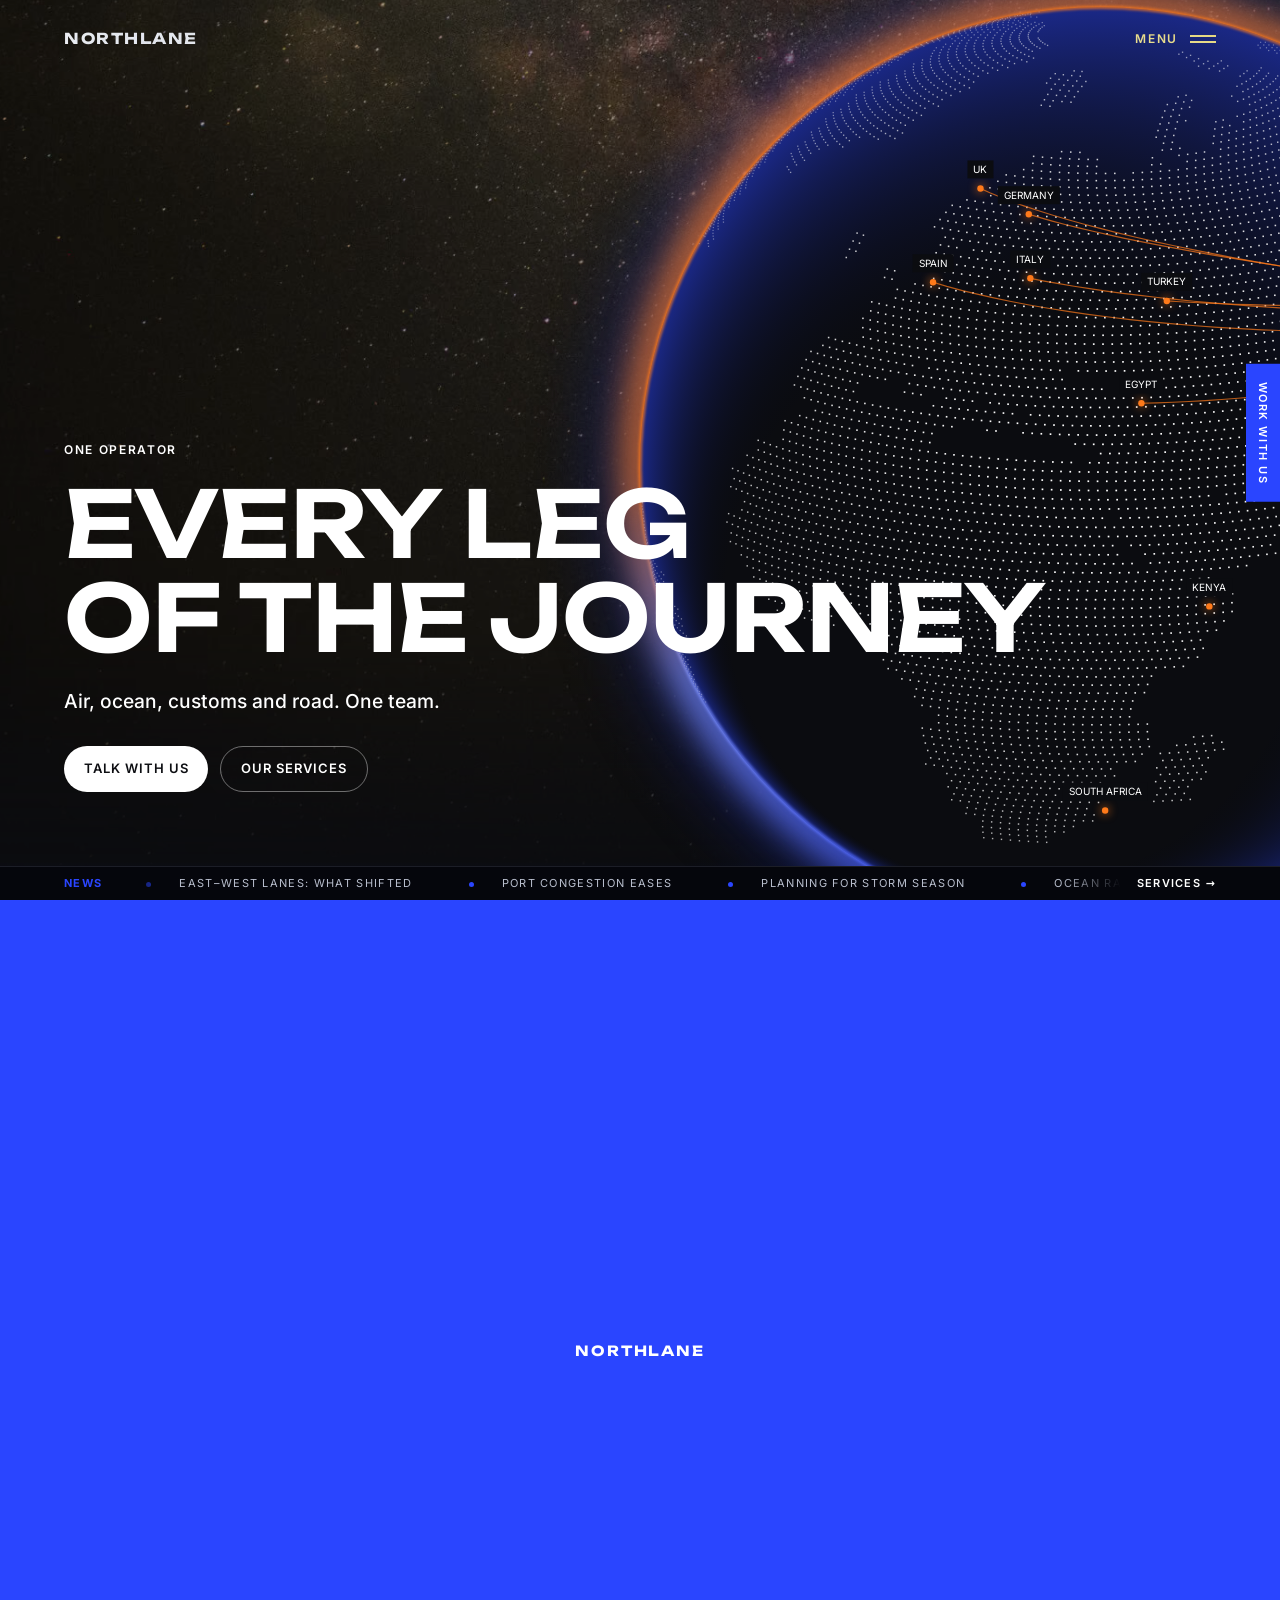
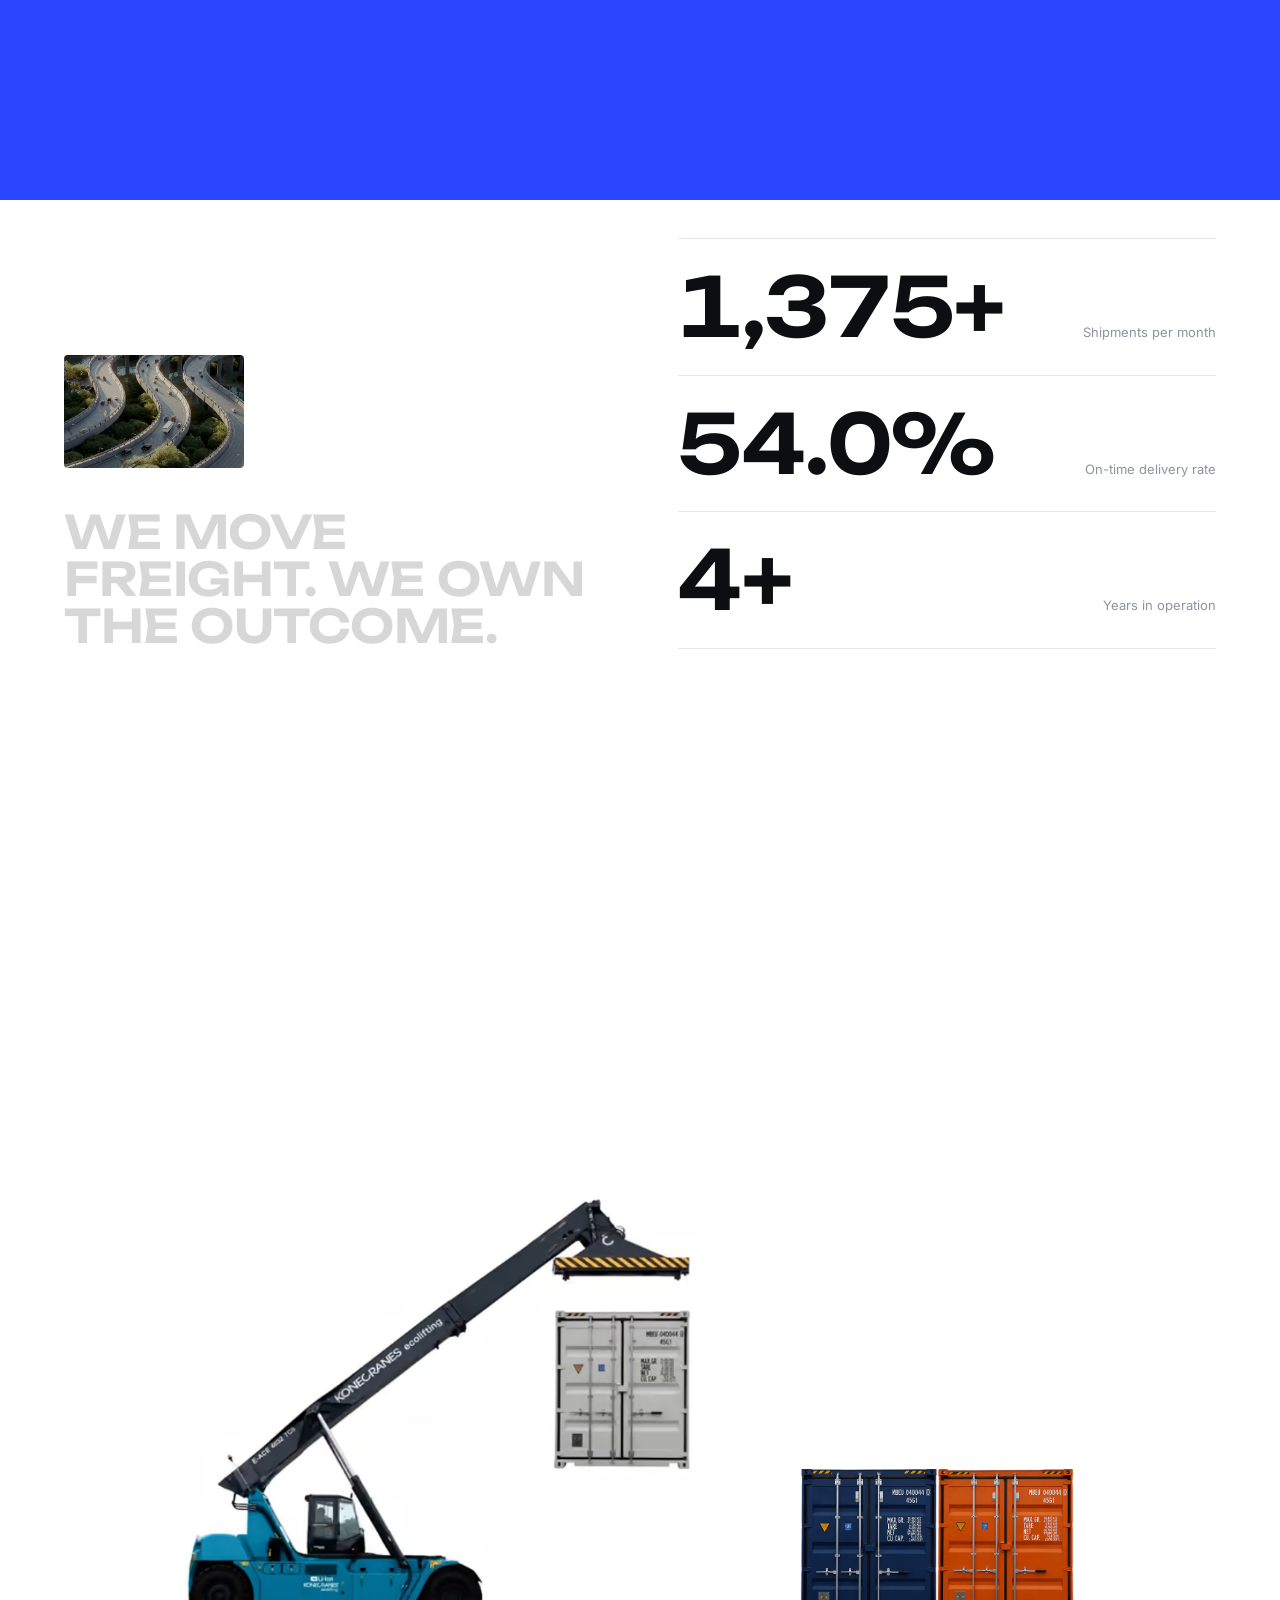
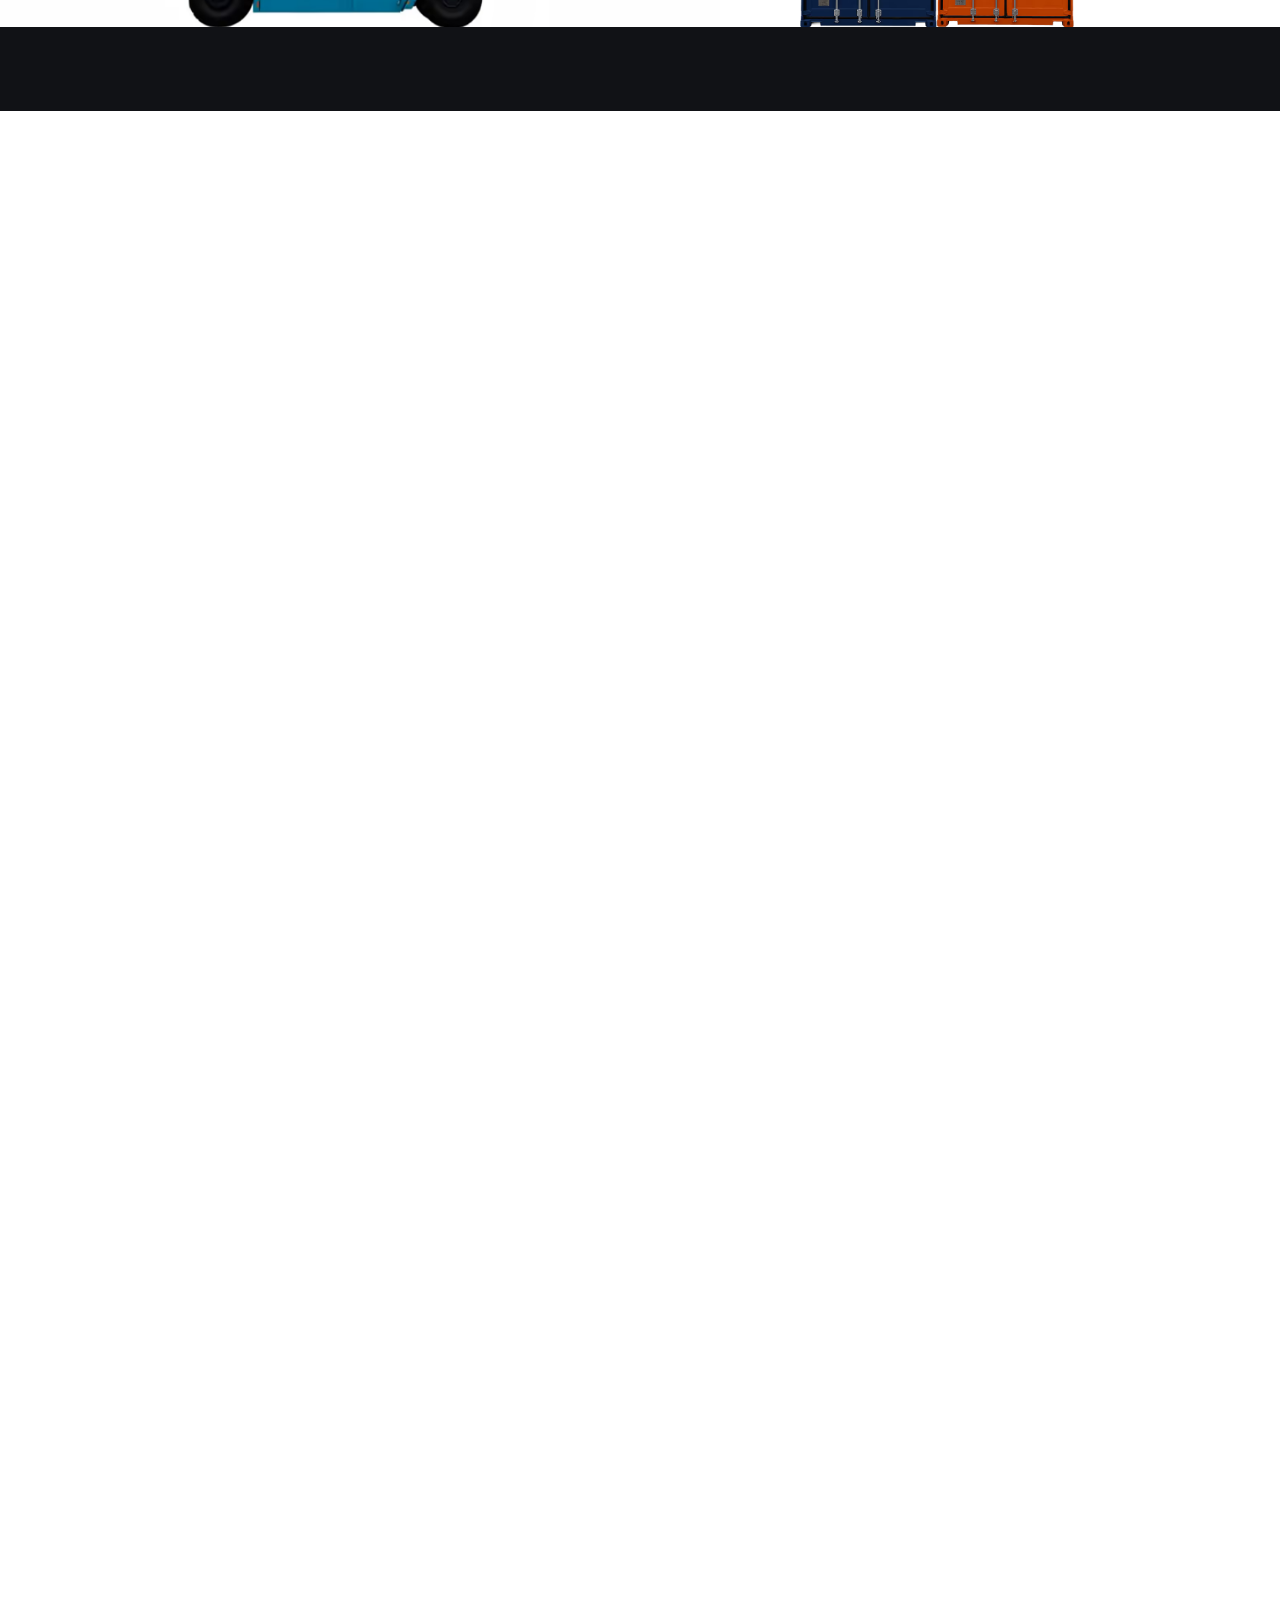
<file: index.html>
<!doctype html>
<html lang="en">
<head>
<meta charset="utf-8">
<meta name="viewport" content="width=device-width, initial-scale=1">
<title>Northlane Freight — One operator, every leg</title>
<meta name="description" content="Practice build: a scroll-driven logistics site. Air, ocean, customs, warehousing and road freight under one team.">
<script>if(sessionStorage.getItem("nlWipe"))document.documentElement.classList.add("arriving")</script>
<link rel="stylesheet" href="vendor/lenis.css">
<link rel="stylesheet" href="css/style.css">
</head>
<body class="is-loading">

<!-- ============ LOADER ============ -->
<div class="loader" id="loader" aria-hidden="true">
  <div class="loader__brand">NORTHLANE</div>
  <canvas class="dotmap" data-dotmap data-color="#3a3f4d" data-accent="#2a45ff"></canvas>
  <ul class="loader__list">
    <li>Sydney</li><li>Auckland</li><li>Hong Kong</li><li>Shenzhen</li><li>Ho Chi Minh</li><li>Los Angeles</li><li>Bangkok</li><li>Hamburg</li><li>London</li>
  </ul>
  <div class="loader__count"><span id="loaderNum">00</span></div>
</div>

<!-- ============ CHROME ============ -->
<div class="wipe" id="wipe" aria-hidden="true"><b>NORTHLANE</b></div>
<div class="cursor" id="cursor" aria-hidden="true"><i></i></div>
<div class="ticker" aria-label="Latest news">
  <b>News</b>
  <div class="ticker__run"><p><span>East–west lanes: what shifted</span><span>Port congestion eases</span><span>Planning for storm season</span><span>Ocean rates are rising</span><span>East–west lanes: what shifted</span><span>Port congestion eases</span><span>Planning for storm season</span><span>Ocean rates are rising</span></p></div>
  <a href="services.html">Services →</a>
</div>
<header class="header">
  <a class="logo" href="#top" aria-label="Northlane Freight home">NORTHLANE</a>
  <button class="menu-btn" id="menuBtn" aria-expanded="false" aria-controls="menu"><span>Menu</span><i></i></button>
</header>
<a class="side-tab" href="#contact">Work with us</a>
<div class="hud" id="hud" aria-hidden="true"><b id="hudNum">00</b> km/h</div>

<nav class="menu" id="menu" aria-hidden="true">
  <ul>
    <li><a href="#top"><span>Home</span></a></li>
    <li><a href="#about"><span>About</span></a></li>
    <li><a href="services.html"><span>Services</span></a></li>
    <li><a href="#clients"><span>Clients</span></a></li>
    <li><a href="#insights"><span>Insights</span></a></li>
    <li><a href="#faq"><span>F.A.Q</span></a></li>
    <li><a href="#contact"><span>Contact</span></a></li>
  </ul>
  <p class="menu__foot">hello@northlane.example</p>
</nav>

<main id="top">

<!-- ============ HERO ============ -->
<section class="hero" id="hero">
  <img class="hero__stars" src="assets/uc/stars.avif" alt="">
  <canvas class="hero__globe3d" id="globe" aria-hidden="true"></canvas>
  <div class="hero__inner">
    <p class="eyebrow">One operator</p>
    <h1 class="h1" data-lines>
      <span class="line"><span>Every leg</span></span>
      <span class="line"><span>of the journey</span></span>
    </h1>
    <p class="hero__lede">Air, ocean, customs and road. One team.</p>
    <div class="hero__cta">
      <a class="btn btn--light" href="#contact">Talk with us</a>
      <a class="btn btn--ghost" href="#journey">Our services</a>
    </div>
  </div>
</section>

<!-- ============ INTRO / STATS ============ -->
<section class="intro" id="about">
  <div class="intro__left">
    <div class="intro__thumb" aria-hidden="true"></div>
    <h2 class="h2" data-fill>We move freight. We own the outcome.</h2>
  </div>
  <div class="intro__right">
    <p class="body-lg" data-fill>Every service under one roof. One team accountable from origin to destination.</p>
    <a class="btn btn--line" href="services.html">All services</a>
    <div class="stats">
      <div class="stat"><h3><span data-count="2500" data-sep>0</span>+</h3><p>Shipments per month</p></div>
      <div class="stat"><h3><span data-count="98.2" data-dec="1">0</span>%</h3><p>On-time delivery rate</p></div>
      <div class="stat"><h3><span data-count="8">0</span>+</h3><p>Years in operation</p></div>
    </div>
  </div>
</section>

<!-- ============ JOURNEY (pinned scroll film) ============ -->
<section class="journey" id="journey">
  <div class="journey__stage" id="stage">

    <!-- top-down world: road, pier, sea, ship -->
    <svg class="world" id="worldSvg" aria-hidden="true">
      <g id="world">
        <g id="road">
          <path id="roadPath" d="M -3000 0 H -500 A 500 500 0 0 1 0 500 V 12000" fill="none" stroke="#0c0c0c" stroke-width="395"/>
          <path d="M -3000 98 H -500 A 402 402 0 0 1 -98 500 V 12000" fill="none" stroke="#3b3d44" stroke-width="5" stroke-dasharray="70 60"/>
          <path d="M -3000 -98 H -500 A 598 598 0 0 1 98 500 V 12000" fill="none" stroke="#3b3d44" stroke-width="5" stroke-dasharray="70 60"/>
        </g>
        <g id="truckTop">
          <rect x="-190" y="-40" width="380" height="96" rx="8" fill="#000" opacity=".45" style="filter:blur(9px)"/>
          <image id="contTop" href="assets/uc/container-top.avif" x="-200" y="-56.2" width="400" height="112.4"/>
          <image id="cabTop" href="assets/uc/truck-top.avif" x="-200" y="-56.2" width="400" height="112.4"/>
        </g>
      </g>
    </svg>

    <!-- big ghost title that slides behind the truck -->
    <div class="bigtext" id="bigtext" aria-hidden="true">OUR SERVICES — OUR SERVICES —</div>

    <!-- side-view yard scene: 3D frame sequences, as on the reference site -->
    <div class="side" id="side">
      <div class="scene" id="scene">
        <div class="cranew" id="craneW">
          <canvas class="crane-sq" id="craneSq" width="1600" height="900"></canvas>
          <div class="stack" id="stack"><img src="assets/uc/container-blue.avif" alt=""><img src="assets/uc/container-orange.avif" alt=""></div>
          <img class="crane-out" id="craneBot" src="assets/uc/crane-bot.avif" alt="">
          <img class="crane-out" id="craneTop" src="assets/uc/crane-top.avif" alt="">
        </div>
      </div>

    </div>

    <!-- rising ground with services -->
    <div class="ground" id="ground">
      <div class="ground__lane" id="lane"></div>
      <div class="ground__track" id="track">
        <div class="ground__head">
          <p class="eyebrow">Services</p>
          <h2 class="h2">Everything your freight needs. <em>One group.</em></h2>
        </div>
        <article class="card"><span>01</span><h3>Air freight</h3><p>Fast, scheduled, global.</p></article>
        <article class="card"><span>02</span><h3>Ocean freight</h3><p>Full and shared containers.</p></article>
        <article class="card"><span>03</span><h3>Customs</h3><p>Licensed in-house brokers.</p></article>
        <article class="card"><span>04</span><h3>Warehousing</h3><p>Store, pick, pack, ship.</p></article>
        <article class="card"><span>05</span><h3>Project cargo</h3><p>Oversized and complex.</p></article>
        <article class="card"><span>06</span><h3>Road transport</h3><p>Metro and interstate.</p></article>
      </div>
    </div>

    <!-- truck layer (above the ground so it can settle onto the road) -->
    <div class="truckw" id="truckW">
        <div class="truck-inner" id="truckInner">
          <div id="truckParts">
            <img class="t-part" src="assets/uc/only-car.avif" alt="">
            <img class="t-part" id="truckCont" src="assets/uc/only-container.avif" alt="">
            <img class="wheel" style="left:87.43%;top:69.26%;width:7.09%" src="assets/uc/wheel-front.avif" alt="">
            <img class="wheel" style="left:64.67%;top:72.73%;width:6.19%" src="assets/uc/wheel-back.avif" alt="">
            <img class="wheel" style="left:30.94%;top:72.73%;width:6.19%" src="assets/uc/wheel-back.avif" alt="">
            <img class="wheel" style="left:23.45%;top:72.73%;width:6.19%" src="assets/uc/wheel-back.avif" alt="">
            <img class="wheel" style="left:15.47%;top:72.73%;width:6.19%" src="assets/uc/wheel-back.avif" alt="">
          </div>
          <canvas class="truck-sq" id="truckSq" width="1440" height="405"></canvas>
        </div>
      </div>

    <!-- reliability: heading stays put, the list scrolls past the truck -->
    <div class="rel" id="rel">
      <div class="rel__left" id="relLeft">
        <div><p class="eyebrow">Reliability</p><h2 class="h2">On time, at every milestone</h2></div>
        <p>One accountable team, from pickup to proof of delivery.</p>
      </div>
      <div class="rel__right" id="relRight">
        <div class="rel__item"><span>01</span><h3>Live tracking</h3><p>Every milestone, in real time.</p></div>
        <div class="rel__item"><span>02</span><h3>Global network</h3><p>Every major trade lane.</p></div>
        <div class="rel__item"><span>03</span><h3>24/7 support</h3><p>Real people, always on.</p></div>
      </div>
    </div>

    <!-- sea: slides up over the road, then the ship zooms out -->
    <div class="sea" id="sea" aria-hidden="true">
      <div class="sea__bg" id="seaBg"><img src="assets/uc/ocean.jpg" alt=""></div>
      <div class="sea__clip"><div class="sea__wakew" id="wakeW"><video class="sea__wake" src="assets/uc/sea.mp4" poster="assets/uc/sea-poster.jpg" autoplay muted loop playsinline></video></div></div>
      <div class="sea__ship" id="shipW"><div class="sea__bob"><img src="assets/uc/ship.avif" alt=""></div></div>
      
      <img class="decor decor--1" src="assets/uc/cloud-left.avif" alt="">
      <img class="decor decor--2" src="assets/uc/cloud-right.avif" alt="">
    </div>

    <!-- why us: scrolls up over the sea -->
    <div class="why" id="why">
      <div class="why__flow" id="whyFlow">
        <div class="why__head" id="whyHead"><p class="eyebrow">Why us</p><h2 class="h2">Works as hard as you do.</h2></div>
        <div class="why__pt why__pt--l" style="top:63vh"><span>01</span><h3>One point of contact</h3></div>
        <div class="why__pt why__pt--r" style="top:63vh"><span>02</span><h3>Full visibility</h3></div>
        <div class="why__pt why__pt--l" style="top:97.4vh"><span>03</span><h3>Trusted compliance</h3></div>
        <div class="why__pt why__pt--r" style="top:97.4vh"><span>04</span><h3>Clear pricing</h3></div>
        <div class="why__pt why__pt--c" style="top:131.7vh"><span>05</span><h3>Fast issue resolution</h3></div>
      </div>
    </div>

    <div class="clouds" id="clouds" aria-hidden="true"><i></i><i></i><i></i><i></i><i></i><i></i><i></i></div>

    <!-- testimonials page: wiped in behind the plane -->
    <div class="tpage" id="tpage">
      <div class="tpage__head"><p class="eyebrow">Clients</p><h2 class="h2">Trusted across the region</h2></div>
      <figure class="quote tpage__quote"><blockquote>“Our business would not run without this team.”</blockquote>
        <figcaption><div class="avatar" style="--h:210"></div><b>Placeholder Client</b><span>Director, retail</span></figcaption></figure>
    </div>
    <div class="tplane" id="tplane" aria-hidden="true"><img src="assets/uc/plane.avif" alt=""></div>
  </div>
</section>

<!-- ============ TESTIMONIALS (continues from the pinned page above) ============ -->
<section class="testi" id="clients">
  <div class="testi__list">
    <figure class="quote"><blockquote>“Delivered right, the first time.”</blockquote>
      <figcaption><div class="avatar" style="--h:20"></div><b>Placeholder Client</b><span>Supply chain lead, telecom</span></figcaption></figure>
    <figure class="quote"><blockquote>“Always available. The savings were real.”</blockquote>
      <figcaption><div class="avatar" style="--h:140"></div><b>Placeholder Client</b><span>Operations, fashion</span></figcaption></figure>
  </div>
</section>

<!-- ============ PARTNERS ============ -->
<section class="partners">
  <p class="eyebrow">Carrier network <small>(placeholder names)</small></p>
  <div class="grid" id="partnerGrid"></div>
</section>
<div class="glow" aria-hidden="true"></div>

<!-- ============ INSIGHTS ============ -->
<section class="insights" id="insights">
  <div class="insights__head">
    <p class="eyebrow">Insights</p>
    <h2 class="h2" data-fill>What's moving</h2>
  </div>
  <ul class="rows" id="rows">
    <li data-h="215"><time>Nov 2026 · Global</time><a href="#insights">East–west lanes: what shifted</a><span>Read</span></li>
    <li data-h="18"><time>Nov 2026 · Europe</time><a href="#insights">Port congestion eases</a><span>Read</span></li>
    <li data-h="160"><time>Oct 2026 · Asia</time><a href="#insights">Planning for storm season</a><span>Read</span></li>
    <li data-h="45"><time>Sep 2026 · Asia Pacific</time><a href="#insights">Ocean rates are rising</a><span>Read</span></li>
  </ul>
  <div class="rows__preview" id="preview" aria-hidden="true"></div>
</section>

<!-- ============ FAQ ============ -->
<section class="faq" id="faq">
  <div class="faq__head"><p class="eyebrow">Questions</p><h2 class="h2">F.A.Q</h2></div>
  <div class="faq__list" id="faqList">
    <details><summary>What do you do?</summary><div><p>Air, ocean, customs, warehousing and road freight, end to end.</p></div></details>
    <details><summary>Do you handle customs?</summary><div><p>Yes. Licensed in-house brokers clear imports and exports.</p></div></details>
    <details><summary>How is pricing set?</summary><div><p>By size, weight, route and mode. Quotes are fixed up front.</p></div></details>
    <details><summary>Can you move oversized cargo?</summary><div><p>Yes. Heavy-lift and out-of-gauge are a specialty.</p></div></details>
  </div>
</section>

<!-- ============ CTA ============ -->
<section class="cta" id="contact">
  <div class="rings" aria-hidden="true"><i></i><i></i><i></i><i></i><i></i></div>
  <h2 class="h1" data-fill>Ready to move smarter?</h2>
  <p>Real people. Fast answers.</p>
  <a class="btn btn--light" href="mailto:hello@northlane.example">Work with us</a>
</section>
</main>

<!-- ============ FOOTER ============ -->
<footer class="footer">
  <div class="footer__top">
    <p class="footer__tag">One operator.<br>Every leg of the journey.</p>
    <ul><li><b>Company</b></li><li><a href="#top">Home</a></li><li><a href="services.html">Services</a></li><li><a href="#insights">Insights</a></li><li><a href="#contact">Contact</a></li></ul>
    <ul><li><b>Services</b></li><li>Air freight</li><li>Ocean freight</li><li>Customs brokerage</li><li>Warehousing &amp; 3PL</li></ul>
    <canvas class="dotmap dotmap--foot" data-dotmap data-color="#c3c7d1" data-accent="#2a45ff"></canvas>
  </div>
  <div class="wordmark" id="wordmark" aria-hidden="true">NORTHLANE</div>
  <p class="footer__legal">Practice project. Northlane Freight is a fictional company; names and quotes are placeholders.</p>
</footer>

<script src="vendor/gsap.min.js"></script>
<script src="vendor/ScrollTrigger.min.js"></script>
<script src="vendor/lenis.min.js"></script>
<script src="js/site.js"></script>
<script src="js/main.js"></script>
</body>
</html>
</file>
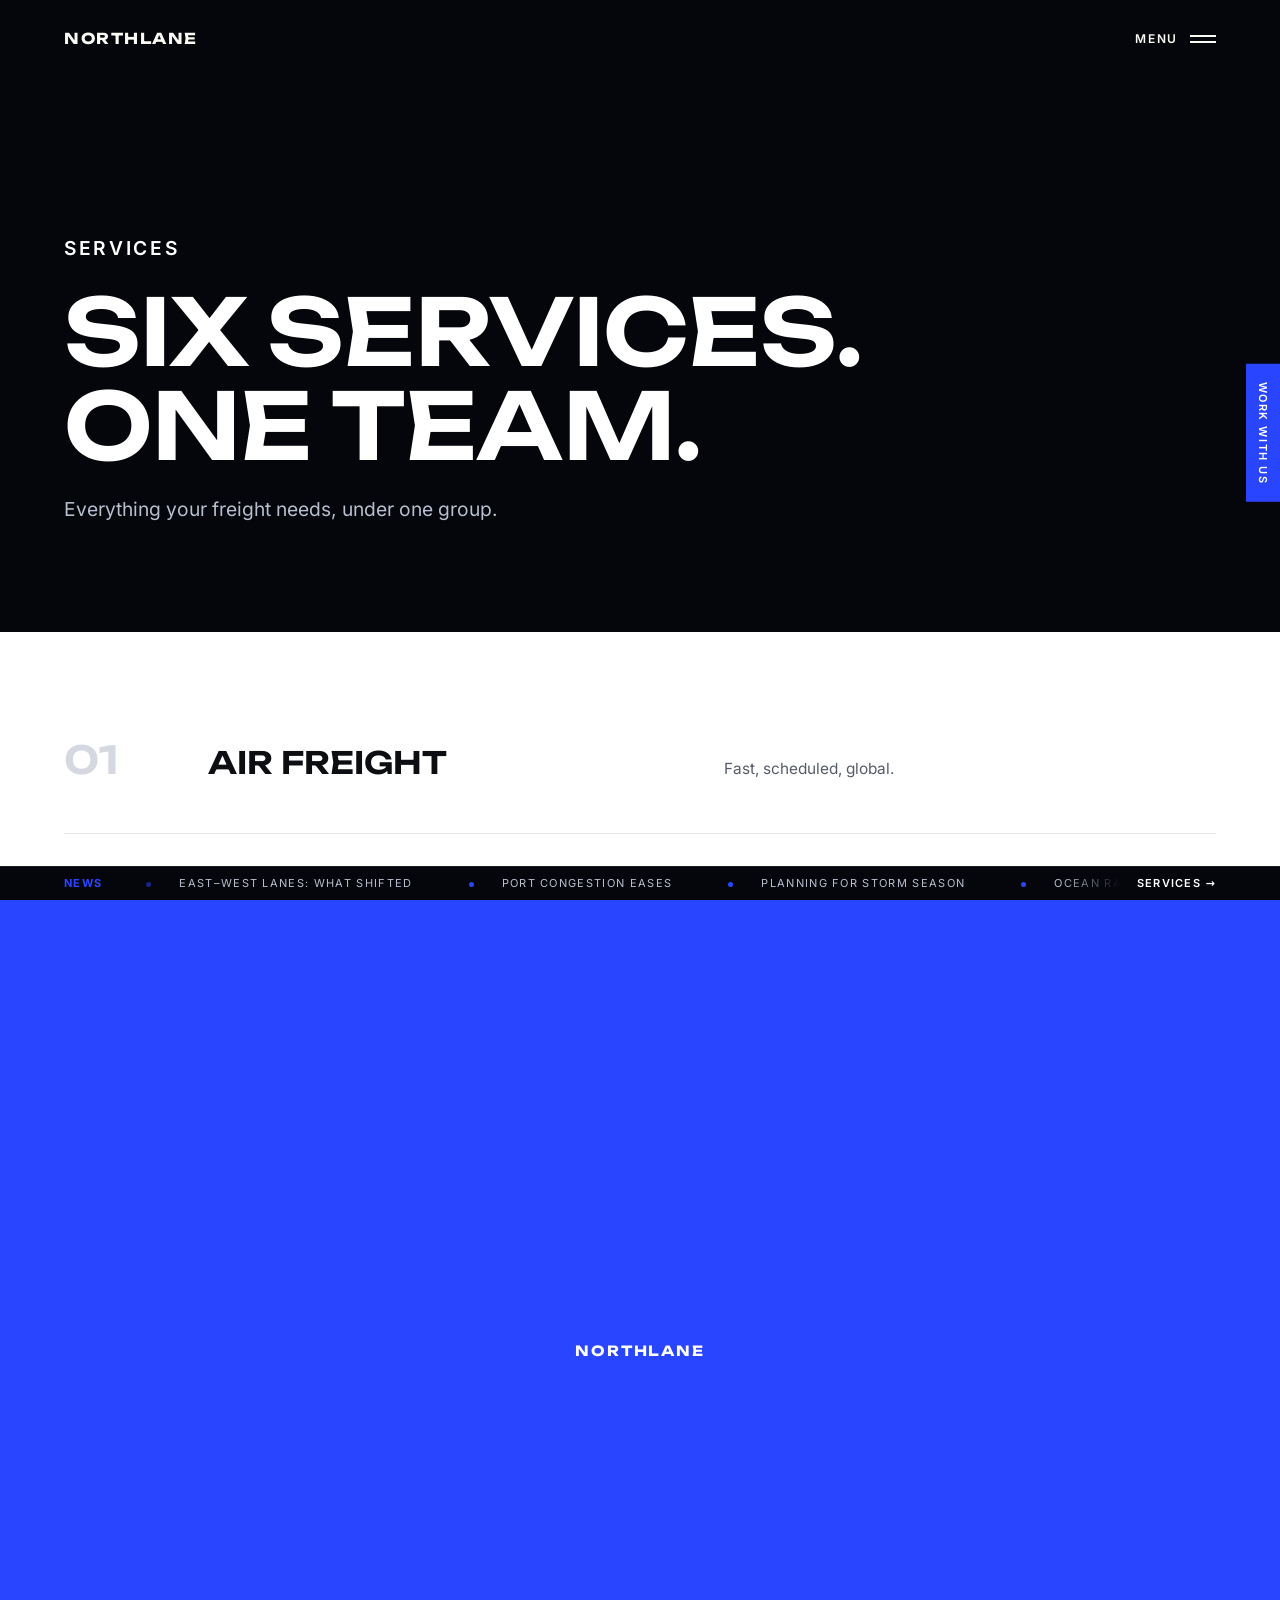
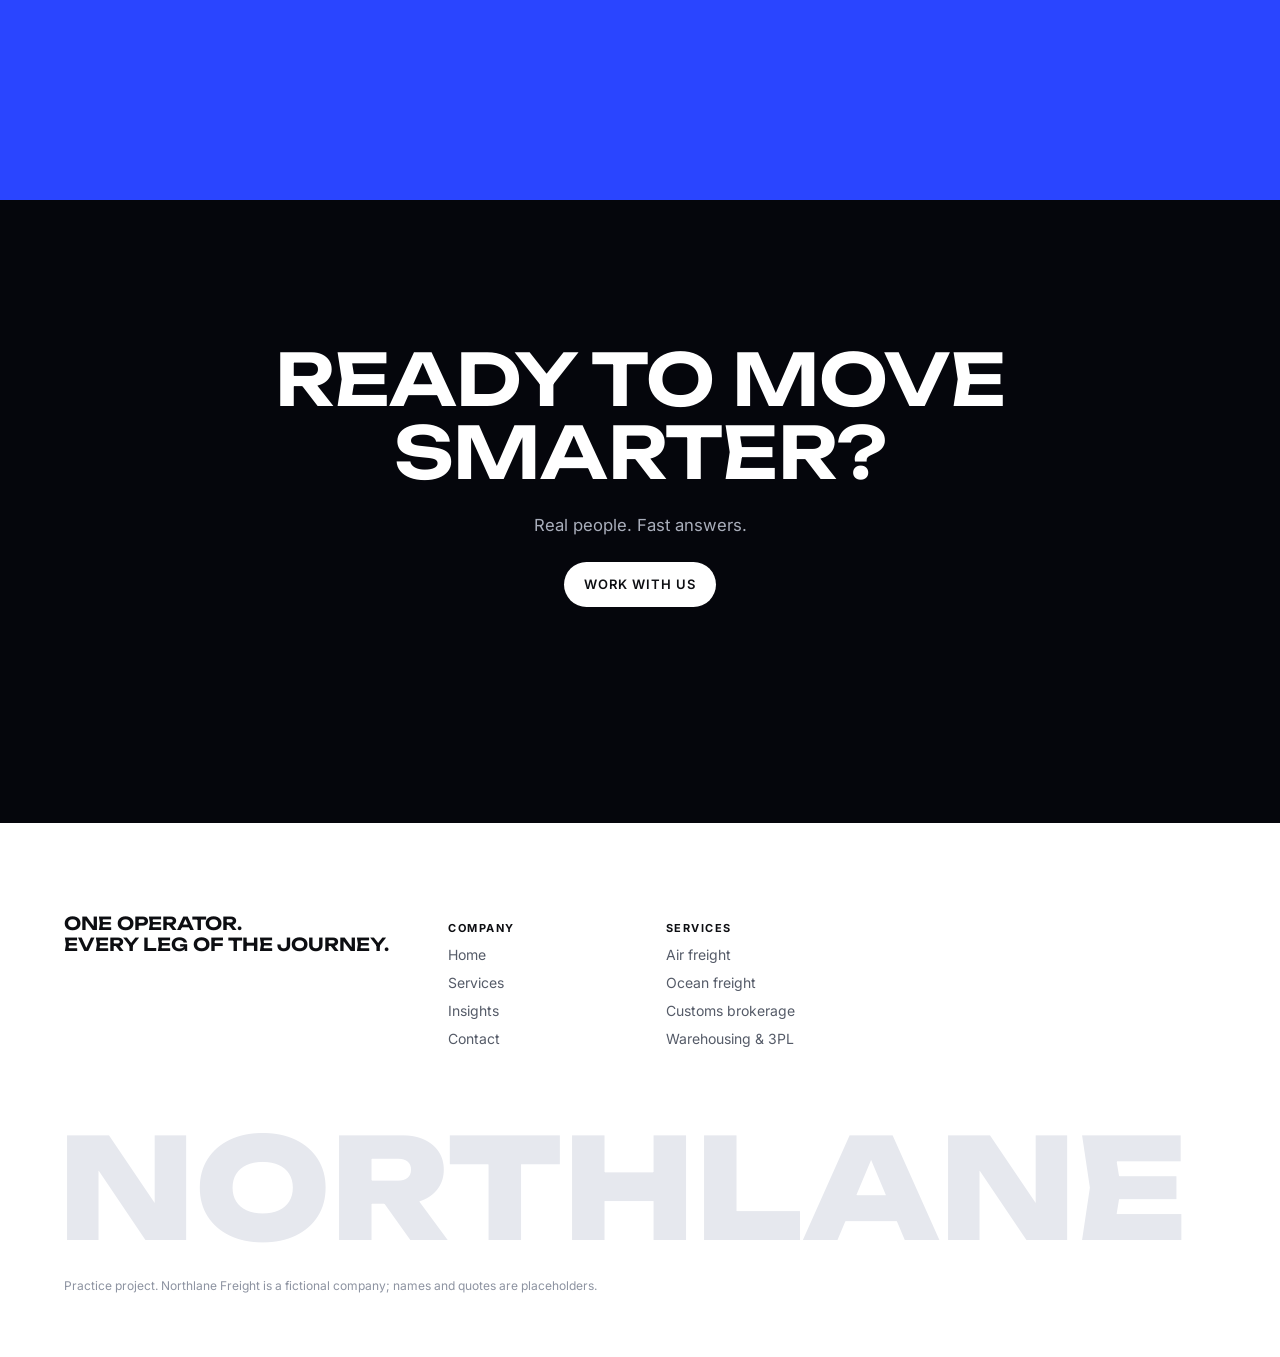
<file: services.html>
<!doctype html>
<html lang="en">
<head>
<meta charset="utf-8">
<meta name="viewport" content="width=device-width, initial-scale=1">
<title>Services — Northlane Freight</title>
<meta name="description" content="Practice build: a scroll-driven logistics site. Air, ocean, customs, warehousing and road freight under one team.">
<script>if(sessionStorage.getItem("nlWipe"))document.documentElement.classList.add("arriving")</script>
<link rel="stylesheet" href="vendor/lenis.css">
<link rel="stylesheet" href="css/style.css">
</head>
<body>
<div class="wipe" id="wipe" aria-hidden="true"><b>NORTHLANE</b></div>
<div class="cursor" id="cursor" aria-hidden="true"><i></i></div>
<div class="ticker" aria-label="Latest news">
  <b>News</b>
  <div class="ticker__run"><p><span>East–west lanes: what shifted</span><span>Port congestion eases</span><span>Planning for storm season</span><span>Ocean rates are rising</span><span>East–west lanes: what shifted</span><span>Port congestion eases</span><span>Planning for storm season</span><span>Ocean rates are rising</span></p></div>
  <a href="services.html">Services →</a>
</div>
<header class="header">
  <a class="logo" href="index.html" aria-label="Northlane Freight home">NORTHLANE</a>
  <button class="menu-btn" id="menuBtn" aria-expanded="false" aria-controls="menu"><span>Menu</span><i></i></button>
</header>
<a class="side-tab" href="#contact">Work with us</a>

<nav class="menu" id="menu" aria-hidden="true">
  <ul>
    <li><a href="index.html"><span>Home</span></a></li>
    <li><a href="index.html#about"><span>About</span></a></li>
    <li><a href="services.html"><span>Services</span></a></li>
    <li><a href="index.html#clients"><span>Clients</span></a></li>
    <li><a href="index.html#insights"><span>Insights</span></a></li>
    <li><a href="index.html#faq"><span>F.A.Q</span></a></li>
    <li><a href="#contact"><span>Contact</span></a></li>
  </ul>
  <p class="menu__foot">hello@northlane.example</p>
</nav>

<main>
<section class="page-head">
  <p class="eyebrow" style="color:#fff">Services</p>
  <h1 class="h1" data-rise>Six services.<br>One team.</h1>
  <p data-rise>Everything your freight needs, under one group.</p>
</section>
<section class="svc"><ul>
  <li data-rise><span>01</span><h2>Air freight</h2><p>Fast, scheduled, global.</p></li>
  <li data-rise><span>02</span><h2>Ocean freight</h2><p>Full and shared containers.</p></li>
  <li data-rise><span>03</span><h2>Customs</h2><p>Licensed in-house brokers.</p></li>
  <li data-rise><span>04</span><h2>Warehousing</h2><p>Store, pick, pack, ship.</p></li>
  <li data-rise><span>05</span><h2>Project cargo</h2><p>Oversized and complex.</p></li>
  <li data-rise><span>06</span><h2>Road transport</h2><p>Metro and interstate.</p></li>
</ul></section>
<!-- ============ CTA ============ -->
<section class="cta" id="contact">
  <div class="rings" aria-hidden="true"><i></i><i></i><i></i><i></i><i></i></div>
  <h2 class="h1">Ready to move smarter?</h2>
  <p>Real people. Fast answers.</p>
  <a class="btn btn--light" href="mailto:hello@northlane.example">Work with us</a>
</section>
</main>

<!-- ============ FOOTER ============ -->
<footer class="footer">
  <div class="footer__top">
    <p class="footer__tag">One operator.<br>Every leg of the journey.</p>
    <ul><li><b>Company</b></li><li><a href="index.html">Home</a></li><li><a href="services.html">Services</a></li><li><a href="index.html#insights">Insights</a></li><li><a href="#contact">Contact</a></li></ul>
    <ul><li><b>Services</b></li><li>Air freight</li><li>Ocean freight</li><li>Customs brokerage</li><li>Warehousing &amp; 3PL</li></ul>
    <span></span>
  </div>
  <div class="wordmark" aria-hidden="true">NORTHLANE</div>
  <p class="footer__legal">Practice project. Northlane Freight is a fictional company; names and quotes are placeholders.</p>
</footer>

<script src="vendor/gsap.min.js"></script>
<script src="vendor/ScrollTrigger.min.js"></script>
<script src="vendor/lenis.min.js"></script>
<script src="js/site.js"></script>
</body>
</html>
</file>
<file: vendor/lenis.css>
html.lenis,
html.lenis body {
  height: auto;
}

.lenis:not(.lenis-autoToggle).lenis-stopped {
  overflow: clip;
}

.lenis [data-lenis-prevent],
.lenis [data-lenis-prevent-wheel],
.lenis [data-lenis-prevent-touch],
.lenis [data-lenis-prevent-vertical],
.lenis [data-lenis-prevent-horizontal] {
  overscroll-behavior: contain;
}

.lenis.lenis-smooth iframe {
  pointer-events: none;
}

.lenis.lenis-autoToggle {
  transition-property: overflow;
  transition-duration: 1ms;
  transition-behavior: allow-discrete;
}
</file>
<file: css/style.css>
@font-face{font-family:"Unbounded";src:url("../fonts/unbounded-latin-wght-normal.woff2") format("woff2");font-weight:200 900;font-display:swap}
@font-face{font-family:"Inter";src:url("../fonts/inter-latin-wght-normal.woff2") format("woff2");font-weight:100 900;font-display:swap}

:root{
  --ink:#0d0e12; --night:#05060c; --coal:#111216; --blue:#2a45ff; --mute:#8d93a1; --line:#e4e6eb; --paper:#fff;
  --pad:clamp(20px,5vw,80px);
  --gt:78vh; --gb:0vh;
}
*{box-sizing:border-box;margin:0;padding:0}
html{-webkit-text-size-adjust:100%}
body{font-family:"Inter",system-ui,sans-serif;color:var(--ink);background:var(--paper);line-height:1.5;overflow-x:hidden}
body.is-loading{overflow:hidden}
a{color:inherit;text-decoration:none}
ul{list-style:none}
button{font:inherit;color:inherit;background:none;border:0;cursor:pointer}
img,svg,canvas{display:block}

.h1,.h2,.card h3,.stat h3,.rel h3,.why h3{font-family:"Unbounded",sans-serif;text-transform:uppercase;line-height:1.02;letter-spacing:-.01em}
.h1{font-size:clamp(40px,7.2vw,124px);font-weight:600}
.h2{font-size:clamp(28px,3.6vw,60px);font-weight:600}
.h2 em{font-style:normal;color:var(--blue)}
.eyebrow{font-size:12px;letter-spacing:.14em;text-transform:uppercase;font-weight:600}
.eyebrow small{opacity:.5;letter-spacing:.04em;text-transform:none;font-weight:400}
.body-lg{font-size:clamp(17px,1.5vw,22px);font-weight:500;max-width:34em}
.line{display:block;overflow:hidden}
.line>span{display:block}
.w{display:inline-block}

.btn{display:inline-flex;align-items:center;gap:.6em;padding:.95em 1.5em;border-radius:99px;font-size:13px;font-weight:600;letter-spacing:.08em;text-transform:uppercase;transition:transform .35s cubic-bezier(.2,.8,.2,1),background .3s,color .3s}
.btn:hover{transform:translateY(-3px)}
.btn--light{background:#fff;color:var(--ink)}
.btn--light:hover{background:var(--blue);color:#fff}
.btn--ghost{border:1px solid rgba(255,255,255,.4);color:#fff}
.btn--line{border:1px solid var(--line);margin-top:28px}
.btn--line:hover{background:var(--ink);color:#fff}
:focus-visible{outline:2px solid var(--blue);outline-offset:3px}

/* ---------- loader ---------- */
.loader{position:fixed;inset:0;z-index:100;background:#000;color:#fff;display:grid;place-items:center}
.loader__brand{position:absolute;left:var(--pad);top:50%;font-family:"Unbounded";font-weight:700;font-size:13px;letter-spacing:.12em}
.loader__list{position:absolute;left:var(--pad);top:calc(50% + 34px);font-size:10px;letter-spacing:.12em;text-transform:uppercase;color:#7b8191;line-height:1.9}
.loader__count{position:absolute;right:var(--pad);bottom:var(--pad);font-family:"Unbounded";font-weight:600;font-size:clamp(48px,9vw,140px);line-height:1}
.dotmap{width:min(56vw,900px);aspect-ratio:64/20}
.no-loader .loader{display:none}

/* ---------- chrome ---------- */
.header{position:fixed;inset:0 0 auto 0;z-index:60;display:flex;justify-content:space-between;align-items:center;padding:22px var(--pad);mix-blend-mode:difference;color:#fff;pointer-events:none}
.header>*{pointer-events:auto}
.logo{font-family:"Unbounded";font-weight:700;font-size:15px;letter-spacing:.1em}
.menu-btn{display:flex;align-items:center;gap:12px;font-size:12px;font-weight:600;letter-spacing:.14em;text-transform:uppercase;padding:8px 0}
.menu-btn i{width:26px;height:8px;border-top:2px solid;border-bottom:2px solid;transition:height .3s}
.menu-btn[aria-expanded="true"] i{height:0;border-bottom:0}
.side-tab{position:fixed;right:0;top:50%;z-index:55;transform:translateY(-50%);writing-mode:vertical-rl;background:var(--blue);color:#fff;font-size:11px;font-weight:600;letter-spacing:.14em;text-transform:uppercase;padding:18px 9px;transition:padding .3s}
.side-tab:hover{padding-right:16px}
.hud{position:fixed;left:var(--pad);top:76px;z-index:50;font-size:11px;letter-spacing:.14em;text-transform:uppercase;color:var(--mute);opacity:0;pointer-events:none}
.hud b{font-family:"Unbounded";font-size:20px;color:var(--ink);font-weight:600;margin-right:4px}

.menu{position:fixed;inset:0;z-index:58;background:var(--night);color:#fff;display:flex;flex-direction:column;justify-content:center;padding:0 var(--pad);clip-path:inset(0 0 100% 0);visibility:hidden}
.menu li{overflow:hidden}
.menu a{display:block;font-family:"Unbounded";font-weight:600;text-transform:uppercase;font-size:clamp(30px,6vw,84px);line-height:1.08;color:#fff;transition:color .25s}
.menu a span{display:block}
.menu a:hover{color:var(--blue)}
.menu__foot{margin-top:5vh;color:var(--mute);font-size:13px;letter-spacing:.08em}

/* ---------- hero ---------- */
.hero{position:relative;height:165vh;color:#fff;overflow:hidden;background:linear-gradient(#000 0%,var(--night) 34%,#0b1bb5 58%,#2a45ff 68%,#9fb0ff 82%,#fff 97%)}
.hero__globe{position:absolute;right:-18vw;top:-22vw;width:74vw;max-width:1300px;will-change:transform}
.routes path{stroke-dasharray:6 10;animation:dash 6s linear infinite}
@keyframes dash{to{stroke-dashoffset:-160}}
.hero__inner{position:relative;height:100vh;display:flex;flex-direction:column;justify-content:flex-end;padding:0 var(--pad) 12vh;max-width:1200px}
.hero__inner .eyebrow{margin-bottom:18px;opacity:.8}
.hero__lede{max-width:30em;margin:26px 0 30px;font-size:clamp(15px,1.25vw,19px);color:#d5dbf5}
.hero__cta{display:flex;gap:12px;flex-wrap:wrap}

/* ---------- intro ---------- */
.intro{display:grid;grid-template-columns:1fr 1fr;gap:6vw;padding:14vh var(--pad) 18vh;align-items:start}
.intro__thumb{width:min(180px,30vw);aspect-ratio:16/10;margin-bottom:40px;border-radius:4px;background:
  radial-gradient(120% 90% at 20% 110%,transparent 58%,#f2c14a 59% 61%,#2b2e36 62% 74%,transparent 75%),
  radial-gradient(120% 90% at 85% -10%,transparent 58%,#f2c14a 59% 61%,#2b2e36 62% 74%,transparent 75%),
  linear-gradient(135deg,#31422d,#5a6b46)}
.intro__right{padding-top:8px}
.stats{margin-top:9vh;border-top:1px solid var(--line)}
.stat{display:flex;align-items:baseline;justify-content:space-between;gap:20px;padding:26px 0;border-bottom:1px solid var(--line)}
.stat h3{font-size:clamp(44px,6.4vw,110px);font-weight:600;font-variant-numeric:tabular-nums}
.stat p{font-size:13px;color:var(--mute);text-align:right}

/* ---------- journey ---------- */
.journey{position:relative;background:#fff}
.journey__stage{position:relative;height:100vh;overflow:hidden;background:#fff}
.world{position:absolute;inset:0;width:100%;height:100%;z-index:1;visibility:hidden}
.wake-dash{animation:wake 2.4s linear infinite}
@keyframes wake{to{stroke-dashoffset:-170}}
.bigtext{position:absolute;left:0;bottom:calc(100vh - var(--gt) - .12em);z-index:2;white-space:nowrap;font-family:"Unbounded";font-weight:800;font-size:23vh;line-height:1;color:#eceef2;opacity:0;will-change:transform}
.side{position:absolute;left:0;right:0;top:0;height:var(--gt);z-index:3}
.side svg{width:100%;height:100%;overflow:visible}
.ground{position:absolute;left:0;right:0;top:var(--gt);bottom:var(--gb);z-index:3;background:var(--coal);color:#fff;overflow:hidden}
.ground__lane{position:absolute;left:0;right:0;top:16px;height:2px;background:repeating-linear-gradient(90deg,#3b3d44 0 46px,transparent 46px 86px);opacity:0}
.ground__track{display:flex;align-items:center;gap:clamp(24px,3vw,56px);height:100%;padding:0 var(--pad);width:max-content;opacity:0;will-change:transform}
.ground__head{flex:0 0 min(78vw,820px);display:grid;gap:22px}
.ground__head p{max-width:34em;color:#a9aebb;font-size:15px}
.card{flex:0 0 clamp(230px,23vw,340px);border-left:1px solid #2a2c33;padding:6px 0 6px 24px}
.card span{font-size:11px;letter-spacing:.14em;color:var(--blue);font-weight:600}
.card h3{font-size:clamp(16px,1.35vw,22px);margin:14px 0 12px;font-weight:600}
.card p{font-size:13.5px;color:#a9aebb}

.rel{position:absolute;inset:0;z-index:5;pointer-events:none;visibility:hidden}
.rel__left,.rel__right{position:absolute;width:calc(50vw - 18vh - var(--pad) - 4vw)}
.rel__left{left:var(--pad);top:20vh;display:grid;gap:22px}
.rel__left p{max-width:26em;font-size:14px;font-weight:500}
.rel__right{right:calc(var(--pad) + 2vw);top:18vh;display:grid;gap:5vh}
.rel__item i{display:block;width:22px;height:22px;border-radius:50%;border:2px solid var(--ink);margin-bottom:12px;position:relative}
.rel__item i::after{content:"";position:absolute;inset:5px;border-radius:50%;background:var(--blue)}
.rel h3{font-size:clamp(13px,1.05vw,17px);font-weight:600;margin-bottom:8px}
.rel__item p{font-size:13px;color:#555b68;max-width:26em}

.why{position:absolute;inset:0;z-index:5;color:#fff;text-align:center;pointer-events:none;visibility:hidden;padding:13vh var(--pad) 0}
.why .eyebrow{margin-bottom:14px;opacity:.8}
.why .h2{max-width:14em;margin:0 auto;text-shadow:0 2px 30px rgba(3,14,60,.6)}
.why__pts{position:absolute;left:0;right:0;bottom:9vh;display:grid;grid-template-columns:repeat(2,minmax(0,300px));justify-content:center;column-gap:min(34vw,460px);row-gap:6vh;padding:0 var(--pad)}
.why__pt h3{font-size:clamp(12px,1vw,15px);font-weight:600;margin-bottom:8px}
.why__pt p{font-size:12.5px;color:#cfd8ff}
.why__pt:nth-child(odd){text-align:right}
.why__pt:nth-child(even){text-align:left}

.clouds{position:absolute;inset:0;z-index:6;pointer-events:none}
.clouds i{position:absolute;width:90vmax;height:62vmax;margin:-31vmax 0 0 -45vmax;opacity:0;will-change:transform,opacity;
  background:radial-gradient(closest-side,#fff 0 34%,rgba(255,255,255,.86) 52%,rgba(255,255,255,.45) 72%,transparent 100%)}
.clouds i:nth-child(1){left:8%;top:18%}.clouds i:nth-child(2){left:92%;top:22%}
.clouds i:nth-child(3){left:18%;top:86%}.clouds i:nth-child(4){left:86%;top:82%}
.clouds i:nth-child(5){left:50%;top:6%}.clouds i:nth-child(6){left:50%;top:96%}
.clouds i:nth-child(7){left:30%;top:50%}.clouds i:nth-child(8){left:70%;top:50%}
.whiteout{position:absolute;inset:0;z-index:7;background:#fff;opacity:0;pointer-events:none}

/* ---------- testimonials ---------- */
.testi{position:relative;display:grid;grid-template-columns:5fr 6fr;gap:6vw;padding:16vh var(--pad) 14vh;overflow:hidden}
.plane{position:absolute;left:0;top:0;width:clamp(240px,34vw,560px);z-index:0;filter:drop-shadow(0 40px 40px rgba(20,30,70,.16));will-change:transform}
.testi__head{position:sticky;top:18vh;align-self:start;z-index:1;display:grid;gap:22px}
.testi__head p{max-width:26em;color:#555b68}
.testi__list{position:relative;z-index:1;display:grid;gap:9vh}
.quote{display:grid;grid-template-columns:96px 1fr;gap:10px 28px;padding-top:28px;border-top:1px solid var(--line)}
.avatar{width:96px;height:112px;border-radius:4px;background:
  radial-gradient(circle at 50% 36%,hsl(var(--h) 30% 82%) 0 19%,transparent 20%),
  radial-gradient(ellipse at 50% 108%,hsl(var(--h) 30% 82%) 0 44%,transparent 45%),
  hsl(var(--h) 34% 46%);grid-row:span 2}
.quote figcaption b{display:block;font-size:12px;letter-spacing:.1em;text-transform:uppercase}
.quote figcaption span{font-size:12px;color:var(--mute)}
.quote blockquote{font-size:clamp(16px,1.35vw,21px);font-weight:500;line-height:1.4}

/* ---------- partners + glow ---------- */
.partners{padding:8vh var(--pad) 12vh}
.partners .eyebrow{margin-bottom:26px}
.grid{display:grid;grid-template-columns:repeat(5,1fr);border-top:1px solid var(--line);border-left:1px solid var(--line)}
.grid div{aspect-ratio:2/1;display:grid;place-items:center;border-right:1px solid var(--line);border-bottom:1px solid var(--line);font-family:"Unbounded";font-weight:700;font-size:clamp(10px,1.05vw,16px);letter-spacing:.06em;color:#3a3f4d;transition:background .3s,color .3s}
.grid div:nth-child(3n){font-weight:400;letter-spacing:.22em}
.grid div:nth-child(4n){font-style:italic}
.grid div:hover{background:var(--ink);color:#fff}
.glow{height:95vh;background:radial-gradient(130% 100% at 50% 100%,var(--night) 0 34%,#0b1bb5 52%,#2a45ff 62%,#b9c5ff 78%,#fff 92%)}

/* ---------- insights ---------- */
.insights{position:relative;background:var(--night);color:#fff;padding:6vh var(--pad) 16vh;display:grid;grid-template-columns:5fr 7fr;gap:6vw}
.insights__head{display:grid;gap:20px;align-content:start;position:sticky;top:18vh;align-self:start}
.insights__head p{color:#a9aebb;max-width:24em}
.rows li{display:grid;grid-template-columns:150px 1fr auto;gap:20px;align-items:baseline;padding:22px 0;border-bottom:1px solid #22242c;transition:padding .35s,opacity .3s}
.rows time{font-size:11px;letter-spacing:.08em;text-transform:uppercase;color:var(--mute)}
.rows a{font-size:clamp(15px,1.3vw,20px);font-weight:500}
.rows span{font-size:11px;letter-spacing:.14em;text-transform:uppercase;color:var(--blue)}
.rows:hover li{opacity:.4}
.rows li:hover{opacity:1;padding-left:16px}
.rows__preview{position:fixed;left:0;top:0;z-index:40;width:260px;height:170px;border-radius:6px;pointer-events:none;opacity:0;transform:translate(-50%,-50%) scale(.6);
  background:linear-gradient(135deg,hsl(var(--h,215) 70% 45%),hsl(calc(var(--h,215) + 40) 70% 22%));transition:opacity .3s,scale .3s}

/* ---------- faq ---------- */
.faq{display:grid;grid-template-columns:5fr 7fr;gap:6vw;padding:16vh var(--pad)}
.faq__head{display:grid;gap:18px;align-content:start}
.faq__head p{color:#555b68;max-width:22em}
.faq details{border-bottom:1px solid var(--line)}
.faq summary{list-style:none;cursor:pointer;display:flex;justify-content:space-between;gap:20px;padding:24px 0;font-size:clamp(15px,1.25vw,19px);font-weight:500}
.faq summary::-webkit-details-marker{display:none}
.faq summary::after{content:"+";font-size:22px;line-height:1;color:var(--blue);transition:rotate .35s}
.faq details[open] summary::after{rotate:45deg}
.faq details>div{overflow:hidden}
.faq details p{padding:0 0 24px;color:#555b68;max-width:40em}

/* ---------- cta ---------- */
.cta{position:relative;background:var(--night);color:#fff;text-align:center;padding:24vh var(--pad);overflow:hidden;display:grid;justify-items:center;gap:24px}
.cta>*:not(.rings){position:relative}
.cta .h1{font-size:clamp(34px,5.6vw,96px);max-width:11em}
.cta p{color:#a9aebb}
.rings i{position:absolute;left:50%;top:50%;width:40vmax;height:40vmax;margin:-20vmax 0 0 -20vmax;border:1px solid #1f2a7a;border-radius:50%;animation:ring 7s linear infinite;opacity:0}
.rings i:nth-child(2){animation-delay:-1.4s}.rings i:nth-child(3){animation-delay:-2.8s}.rings i:nth-child(4){animation-delay:-4.2s}.rings i:nth-child(5){animation-delay:-5.6s}
@keyframes ring{0%{transform:scale(.1);opacity:0}15%{opacity:1}100%{transform:scale(2.6);opacity:0}}

/* ---------- footer ---------- */
.footer{padding:10vh var(--pad) 28px;overflow:hidden}
.footer__top{display:grid;grid-template-columns:2fr 1fr 1fr 2fr;gap:4vw;align-items:start}
.footer__tag{font-family:"Unbounded";font-weight:600;text-transform:uppercase;font-size:clamp(15px,1.4vw,22px);line-height:1.2}
.footer li{font-size:14px;line-height:2;color:#555b68}
.footer li b{font-size:11px;letter-spacing:.14em;text-transform:uppercase;color:var(--ink)}
.footer a:hover{color:var(--blue)}
.dotmap--foot{width:100%}
.wordmark{font-family:"Unbounded";font-weight:800;font-size:10.9vw;line-height:.9;margin:8vh -0.04em 3vh;color:#e6e8ee;white-space:nowrap;overflow:hidden}
.wordmark span{display:inline-block}
.footer__legal{font-size:12px;color:var(--mute)}

/* ---------- small screens ---------- */
@media (max-width:820px){
  .intro,.testi,.insights,.faq{grid-template-columns:1fr}
  .testi__head,.insights__head{position:static}
  .hero__globe{width:130vw;right:-50vw;top:-30vw}
  .grid{grid-template-columns:repeat(3,1fr)}
  .rows li{grid-template-columns:1fr auto}.rows time{grid-column:1/-1}
  .footer__top{grid-template-columns:1fr 1fr}.footer__tag,.dotmap--foot{grid-column:1/-1}
  .ground__head{flex-basis:84vw}.card{flex-basis:70vw}
  .rel__left,.rel__right{width:auto;left:16px;right:16px;background:rgba(255,255,255,.93);padding:16px;border-radius:8px}
  .rel__left{top:74px}.rel__left p{display:none}
  .rel__right{top:auto;bottom:16px;gap:12px}.rel__item i{display:none}
  .why{padding-top:11vh}
  .why__pts{grid-template-columns:1fr 1fr;column-gap:30vw;row-gap:3vh;bottom:5vh;padding:0 14px}
  .why__pt p{display:none}
  .quote{grid-template-columns:64px 1fr}.avatar{width:64px;height:76px}
  .loader__list{display:none}.dotmap{width:86vw}
}
@media (prefers-reduced-motion:reduce){
  .routes path,.wake-dash,.rings i{animation:none}
  .rings i{opacity:.5}
}

/* ---------- lighter-text layout pass ---------- */
.eyebrow{color:var(--blue)}
.hero .eyebrow,.why .eyebrow{color:#fff}
.hero__lede{font-size:clamp(17px,1.5vw,22px);font-weight:500;color:#fff;margin:22px 0 30px}
.intro{align-items:end}
.body-lg{font-size:clamp(20px,2vw,30px);line-height:1.25;max-width:20em}
.ground__head{flex-basis:min(74vw,760px);gap:18px}
.card{flex-basis:clamp(210px,19vw,280px);padding:4px 0 4px 26px}
.card span{font-family:"Unbounded";font-size:clamp(34px,3.6vw,56px);font-weight:600;letter-spacing:0;line-height:1;color:#2a2c36}
.card h3{font-size:clamp(17px,1.5vw,24px);margin:22px 0 8px}
.card p{font-size:14px}
.rel__left{top:auto;bottom:14vh;gap:16px}
.rel__right{top:50%;transform:translateY(-50%);gap:0}
.rel__item{display:grid;grid-template-columns:44px 1fr;gap:2px 0;padding:22px 0;border-top:1px solid var(--line)}
.rel__item:last-child{border-bottom:1px solid var(--line)}
.rel__item span{grid-row:span 2;font-size:11px;font-weight:600;letter-spacing:.14em;color:var(--blue);padding-top:4px}
.rel__item h3{margin:0;font-size:clamp(15px,1.3vw,21px)}
.rel__item p{font-size:14px}
.why{padding-top:14vh}
.why .h2{font-size:clamp(30px,4.6vw,76px);max-width:11em}
.why__pts{row-gap:5vh;bottom:11vh}
.why__pt span{display:block;font-size:11px;font-weight:600;letter-spacing:.14em;color:#9fb0ff;margin-bottom:8px}
.why__pt h3{font-size:clamp(14px,1.35vw,21px);margin:0}
.testi{align-items:start}
.testi__list{gap:0}
.quote{display:block;padding:7vh 0;border-top:1px solid var(--line)}
.quote:last-child{border-bottom:1px solid var(--line)}
.quote blockquote{font-family:"Unbounded";font-weight:500;font-size:clamp(22px,2.7vw,44px);line-height:1.12;letter-spacing:-.01em;margin-bottom:28px;max-width:16em}
.quote figcaption{display:grid;grid-template-columns:44px 1fr;gap:0 14px;align-items:center}
.avatar{width:44px;height:44px;border-radius:50%;grid-row:span 2}
.insights__head{gap:16px}
.rows a{font-size:clamp(18px,1.9vw,30px);font-weight:500;letter-spacing:-.01em}
.rows li{padding:30px 0;align-items:center}
.faq__head{gap:14px}
.faq summary{font-size:clamp(18px,1.7vw,26px);padding:30px 0}
.cta p{font-size:clamp(16px,1.3vw,20px)}
@media (max-width:820px){
  .rel__left{top:74px;bottom:auto;padding:12px 16px}
  .rel__left .h2{font-size:22px}
  .rel__right{top:auto;bottom:16px;transform:none;padding:4px 16px}
  .rel__item{padding:10px 0;grid-template-columns:34px 1fr}.rel__item p{display:none}
  .rel__item:first-child{border-top:0}.rel__item:last-child{border-bottom:0}
  .why__pts{column-gap:34vw}
  .avatar{width:44px;height:44px}
  .card{flex-basis:62vw}
}

/* ---------- water canvas ---------- */
.seagl{position:absolute;inset:0;width:100%;height:100%;z-index:0;display:none}
.seagl.is-live{display:block;visibility:hidden}

/* ---------- generated clouds ---------- */
.clouds i{background-size:100% 100%;background-repeat:no-repeat}
.clouds i:nth-child(even){rotate:180deg}

/* ---------- custom cursor ---------- */
.cursor{position:fixed;left:0;top:0;z-index:95;pointer-events:none;mix-blend-mode:difference;opacity:0;transition:opacity .3s}
.cursor.is-on{opacity:1}
.cursor i{position:absolute;left:-7px;top:-7px;width:14px;height:14px;border-radius:50%;background:#fff;transition:scale .35s cubic-bezier(.2,.8,.2,1)}
.cursor.is-hot i{scale:4.2}
.cursor.is-down i{scale:.6}
.has-cursor,.has-cursor a,.has-cursor button,.has-cursor summary{cursor:none}

/* ---------- news ticker ---------- */
.ticker{position:fixed;left:0;right:0;bottom:0;z-index:54;height:34px;display:flex;align-items:center;background:var(--night);color:#fff;font-size:11px;letter-spacing:.12em;text-transform:uppercase;border-top:1px solid #1c1e27}
.ticker b{flex:none;padding:0 16px 0 var(--pad);color:var(--blue)}
.ticker>a{flex:none;padding:0 var(--pad) 0 16px;font-weight:600}
.ticker>a:hover{color:var(--blue)}
.ticker__run{flex:1;overflow:hidden;-webkit-mask-image:linear-gradient(90deg,transparent,#000 6%,#000 94%,transparent);mask-image:linear-gradient(90deg,transparent,#000 6%,#000 94%,transparent)}
.ticker__run p{display:inline-flex;white-space:nowrap;animation:tick 34s linear infinite}
.ticker__run span{padding:0 28px;color:#b9bfce}
.ticker__run span::before{content:"";display:inline-block;width:5px;height:5px;border-radius:50%;background:var(--blue);margin-right:28px;vertical-align:middle}
.ticker:hover p{animation-play-state:paused}
@keyframes tick{to{transform:translateX(-50%)}}
body{padding-bottom:34px}
.side-tab{top:calc(50% - 17px)}

/* ---------- page wipe ---------- */
.wipe{position:fixed;inset:0;z-index:110;background:var(--blue);color:#fff;display:grid;place-items:center;transform:translateY(100%);pointer-events:none}
.wipe b{font-family:"Unbounded";font-weight:700;letter-spacing:.14em;font-size:14px}
.arriving .wipe{transform:none}

/* ---------- inner page ---------- */
.page-head{background:var(--night);color:#fff;padding:26vh var(--pad) 12vh;display:grid;gap:22px}
.page-head p{max-width:26em;color:#b9bfce;font-size:clamp(17px,1.5vw,22px)}
.svc{padding:6vh var(--pad) 14vh}
.svc li{display:grid;grid-template-columns:120px 1fr 1fr;gap:24px;align-items:baseline;padding:5vh 0;border-bottom:1px solid var(--line)}
.svc li span{font-family:"Unbounded";font-weight:600;font-size:clamp(28px,3vw,48px);color:#d5d8e0}
.svc li h2{font-family:"Unbounded";font-weight:600;text-transform:uppercase;font-size:clamp(20px,2.4vw,38px);line-height:1.05}
.svc li p{color:#555b68;font-size:clamp(15px,1.2vw,18px)}
@media (max-width:820px){
  .svc li{grid-template-columns:56px 1fr}.svc li p{grid-column:2}
  .ticker b{padding-left:16px}.ticker>a{display:none}
}
@media (prefers-reduced-motion:reduce){.ticker__run p{animation:none}}

/* ---------- photographic artwork pass ---------- */
.hero{background:linear-gradient(#0b0c10 0 58%,#0b1bb5 72%,#2a45ff 79%,#9fb0ff 89%,#fff 99%)}
.hero__stars{position:absolute;left:0;top:0;width:100%;height:100vh;object-fit:cover;opacity:.6;-webkit-mask-image:linear-gradient(#000 70%,transparent);mask-image:linear-gradient(#000 70%,transparent)}
.hero__globe3d{position:absolute;left:0;top:0;width:100%;height:100vh;touch-action:pan-y;cursor:grab}
.hero__inner{pointer-events:none}
.hero__inner a{pointer-events:auto}
.intro__thumb{background:url(../assets/uc/intro-thumb.jpg) center/cover}
.seabg{position:absolute;inset:0;z-index:0;visibility:hidden;background:#06194f}
.seabg img,.seabg video{position:absolute;inset:0;width:100%;height:100%;object-fit:cover}
.seabg video{opacity:.4;mix-blend-mode:screen}
.yard{position:absolute;left:50%;bottom:0;width:max(100vw,78vh);aspect-ratio:16/9;transform:translateX(-50%);transform-origin:45% 100%}
.yard__set{position:absolute;inset:0}
.yard__crane{position:absolute;inset:0;width:100%;height:100%;transform:translate(-30%,17.9%);mix-blend-mode:multiply}
.yard__box{position:absolute;bottom:0;width:10.2%}
.yard__truck{position:absolute;bottom:0;width:46%;z-index:2}
.clouds i{background:center/contain no-repeat;rotate:none!important;width:110vmax;height:60vmax;margin:-30vmax 0 0 -55vmax}
.clouds i:nth-child(4n+1){background-image:url(../assets/uc/cloud-left.avif)}
.clouds i:nth-child(4n+2){background-image:url(../assets/uc/cloud-right.avif)}
.clouds i:nth-child(4n+3){background-image:url(../assets/uc/cloud-bottom.avif)}
.clouds i:nth-child(4n){background-image:url(../assets/uc/cloud-template.avif)}
.plane{width:clamp(420px,62vw,1150px);filter:drop-shadow(0 50px 50px rgba(20,30,70,.18))}

/* ---------- yard scene, laid out to the reference measurements (all in vw) ---------- */
.side{pointer-events:none}
.scene{position:absolute;left:0;bottom:0;width:100vw;aspect-ratio:16/9;transform-origin:-5% 100%}
.stack{position:absolute;left:62.5vw;bottom:0;width:21.39vw;display:flex}
.stack img{width:50%}
.cranew{position:absolute;inset:0}
.crane-sq{position:absolute;left:-17.43vw;bottom:-9.44vw;width:92.99vw;aspect-ratio:16/9;height:auto;mix-blend-mode:multiply;transform-origin:50% 100%}
.crane-out{position:absolute;left:-12.78vw;bottom:-8.96vw;width:83.68vw;visibility:hidden}
.truckw{position:absolute;left:0;bottom:-.14vw;width:100vw;height:22.64vw}
.truck-inner{position:absolute;left:13.33vw;bottom:0;width:69.58vw;aspect-ratio:2664/614;transform-origin:0 100%}
.t-part{position:absolute;inset:0;width:100%;height:100%}
.wheel{position:absolute;aspect-ratio:1}
.truck-sq{position:absolute;left:-2.5%;bottom:-11.7%;width:104.3%;aspect-ratio:2880/809;height:auto;visibility:hidden}
.bigtext{font-size:28vh;bottom:calc(100vh - var(--gt) + .01em)}

.truckw{bottom:calc(100% - var(--gt) - .14vw);z-index:4;pointer-events:none}
.stack{z-index:1}
.crane-out{z-index:2}

/* ================= road / sea / sky, laid out to the reference measurements ================= */
.side{transform-origin:42vw 100%}
.truckw{transform-origin:42vw 100%}

/* reliability */
.rel{color:var(--ink)}
.rel__left{position:absolute;left:var(--pad);top:11vh;bottom:9vh;width:26vw;display:flex;flex-direction:column;justify-content:space-between;gap:0}
.rel__left>div{display:grid;gap:14px}
.rel__left p:last-child{max-width:20em;font-size:14px;font-weight:500}
.rel__right{position:absolute;left:68.7vw;top:0;right:auto;width:22vw;display:block;transform:none;padding:0;background:none}
.rel__item{position:absolute;left:0;right:0;display:grid;grid-template-columns:44px 1fr;gap:4px 0;padding:22px 0;border-top:1px solid var(--line);border-bottom:0!important}
.rel__item:nth-child(1){top:0}.rel__item:nth-child(2){top:58.3vh}.rel__item:nth-child(3){top:116.6vh}

/* sea */
.sea{position:absolute;inset:0;z-index:5;visibility:hidden;will-change:transform}
.sea__bg{position:absolute;inset:0;overflow:hidden;background:#06194f}
.sea__bg img{width:100%;height:100%;object-fit:cover}
.sea__bg{transform-origin:50% 50%}
.sea__ship{position:absolute;left:50%;top:50%;width:min(50.1vh,84vw);aspect-ratio:731/3579;translate:-50% -50%;will-change:transform}
.sea__bob,.sea__bob img{display:block;width:100%;height:100%}
.sea__bob{animation:bob 5.2s ease-in-out infinite alternate}
@keyframes bob{from{transform:translate(.6%,-.4%)}to{transform:translate(-.45%,.6%)}}
.sea__wake{position:absolute;left:50%;bottom:86%;width:330%;translate:-50% 0;mix-blend-mode:screen;opacity:.85}
.sea__fog{position:absolute;left:50%;bottom:100%;width:90vh;height:78vh;translate:-50% 0;background:linear-gradient(#fff 0 45%,rgba(255,255,255,0));-webkit-mask-image:linear-gradient(90deg,transparent,#000 22% 78%,transparent);mask-image:linear-gradient(90deg,transparent,#000 22% 78%,transparent)}
.decor{position:absolute;top:8vh;width:60vw;opacity:0;filter:blur(2px)}
.decor--1{left:0}.decor--2{right:0;top:30vh}

/* why us */
.why{padding:0;text-align:left;overflow:hidden}
.why__flow{position:absolute;left:0;right:0;top:0}
.why__head{position:absolute;left:50%;top:0;width:min(36vw,560px);translate:-50% 0;text-align:center;display:grid;gap:14px}
.why .h2{font-size:clamp(28px,3.6vw,60px);max-width:none}
.why__pt{position:absolute;width:18.5vw;text-align:center}
.why__pt--l{left:25.4vw}.why__pt--r{left:56vw}.why__pt--c{left:50%;translate:-50% 0}
.why__pt:nth-child(odd),.why__pt:nth-child(even){text-align:center}
.why__pt span{margin-bottom:10px}
.why__pt h3{font-size:clamp(15px,1.5vw,24px)}

/* clouds: seven, pinned to the edges and corners */
.clouds{transform-origin:50% 50%}
.clouds i{width:95vmax;height:52vmax;margin:-26vmax 0 0 -47.5vmax;will-change:transform,opacity}
.clouds i:nth-child(1){left:15%;top:22%}.clouds i:nth-child(2){left:85%;top:20%}
.clouds i:nth-child(3){left:12%;top:80%}.clouds i:nth-child(4){left:88%;top:82%}
.clouds i:nth-child(5){left:50%;top:4%}.clouds i:nth-child(6){left:50%;top:98%}
.clouds i:nth-child(7){left:50%;top:52%}

/* testimonials page + plane */
.tpage{position:absolute;inset:0;z-index:8;background:#fff}
.tpage__head{position:absolute;left:26.5vw;top:13.5vh;width:41vw;display:grid;gap:14px}
.tpage__quote{position:absolute;left:26.5vw;right:var(--pad);top:43vh;padding-top:5vh}
.tplane{position:absolute;inset:0;z-index:9;pointer-events:none;will-change:transform}
.tplane img{position:absolute;left:50%;top:50%;height:132vh;width:auto;max-width:none;translate:-50% -50%;filter:drop-shadow(-3vw 2vh 3vw rgba(20,30,70,.22))}
.testi{display:block;padding:0 var(--pad) 14vh 26.5vw;overflow:visible}

@media (max-width:820px){
  .rel__left{width:auto;right:16px;left:16px;top:70px;bottom:auto;padding:0;background:none}
  .rel__left .h2{font-size:22px;background:rgba(255,255,255,.92);padding:10px 12px;border-radius:8px}
  .rel__left .eyebrow,.rel__left p:last-child{display:none}
  .rel__right{left:auto;right:12px;width:44vw}
  .rel__item{background:rgba(255,255,255,.94);border-radius:8px;padding:12px;border-top:0;grid-template-columns:26px 1fr}
  .rel__item p{display:none}
  .why__head{width:86vw}
  .why__pt{width:40vw}.why__pt--l{left:6vw}.why__pt--r{left:54vw}
  .tpage__head,.tpage__quote{left:var(--pad);width:auto;right:var(--pad)}
  .tplane img{height:70vh}
  .testi{padding-left:var(--pad)}
}
@media (prefers-reduced-motion:reduce){.sea__bob{animation:none}}

.sea__wakew{position:absolute;left:50%;top:50%;width:min(50.1vh,84vw);aspect-ratio:731/3579;translate:-50% -50%;mix-blend-mode:screen;pointer-events:none}
.sea__wake{mix-blend-mode:normal;opacity:.9}

.sea__clip{position:absolute;inset:0;overflow:hidden;pointer-events:none}
</file>
